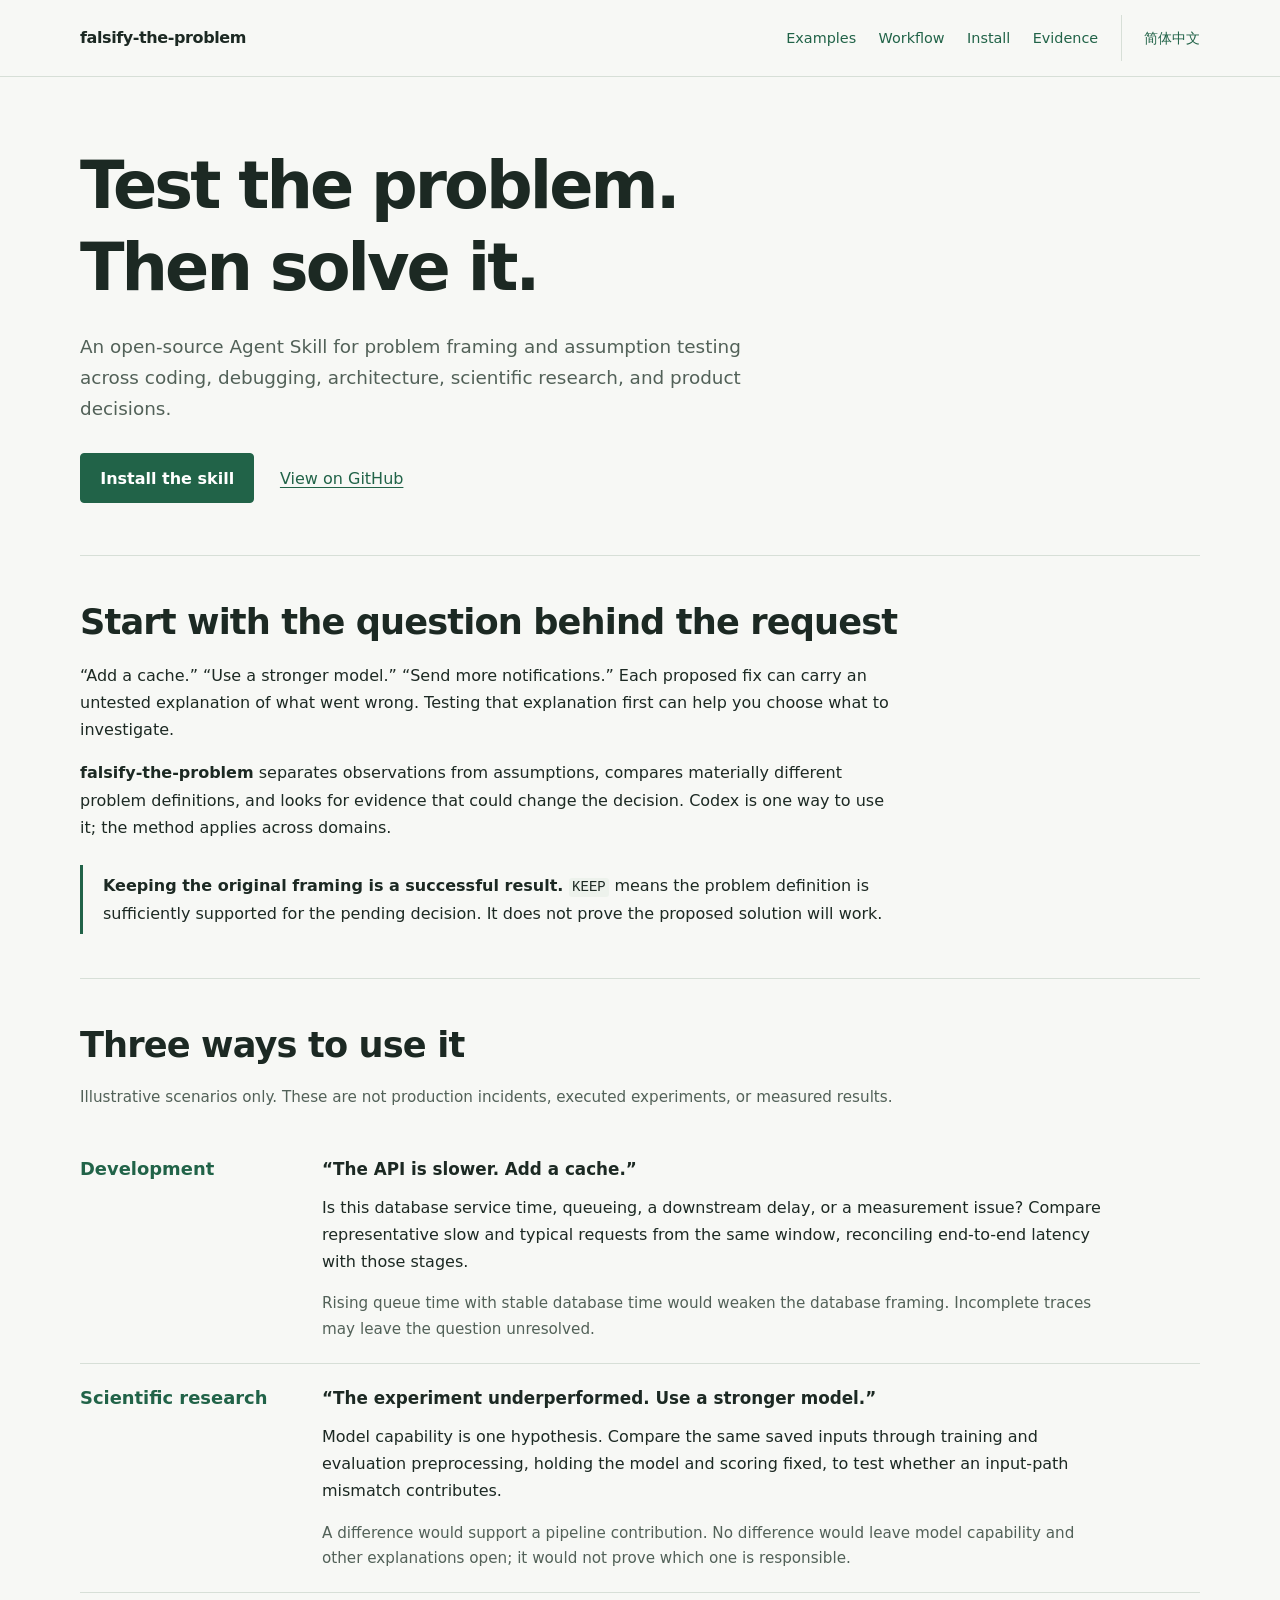
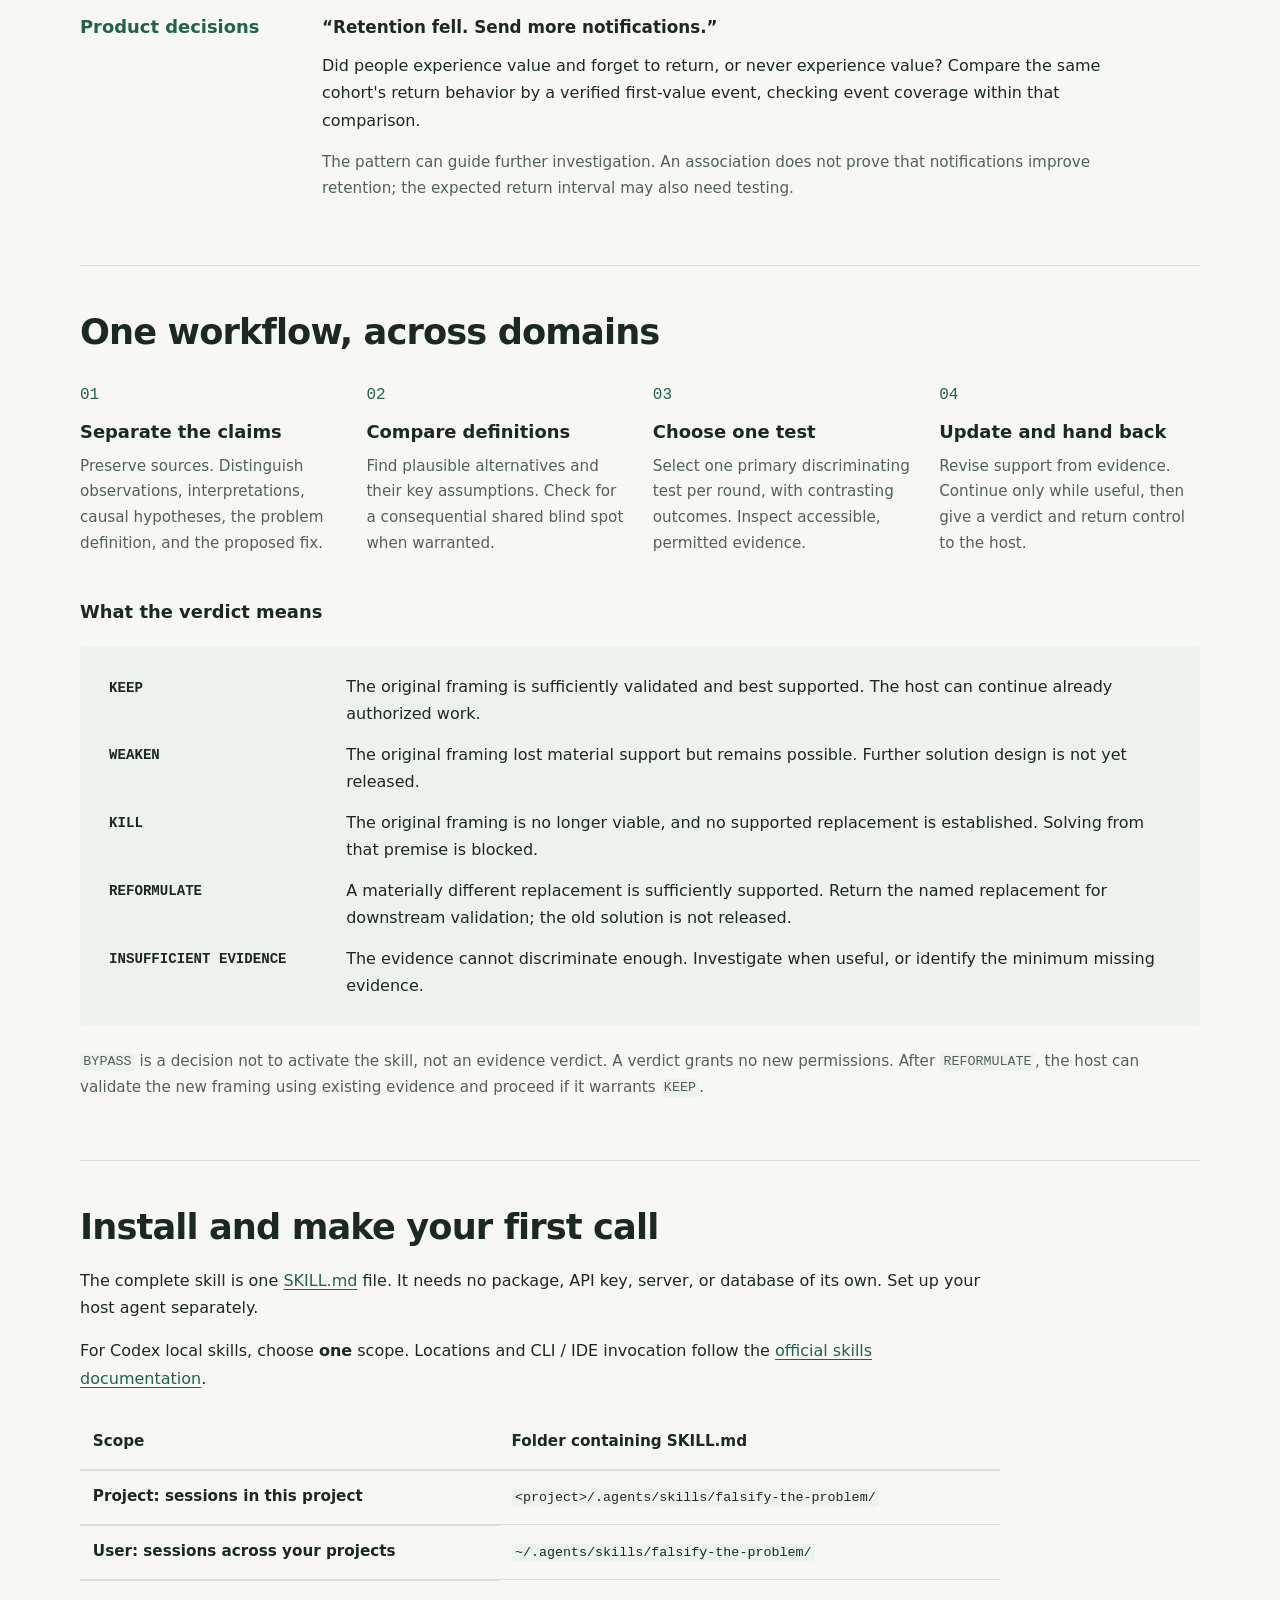
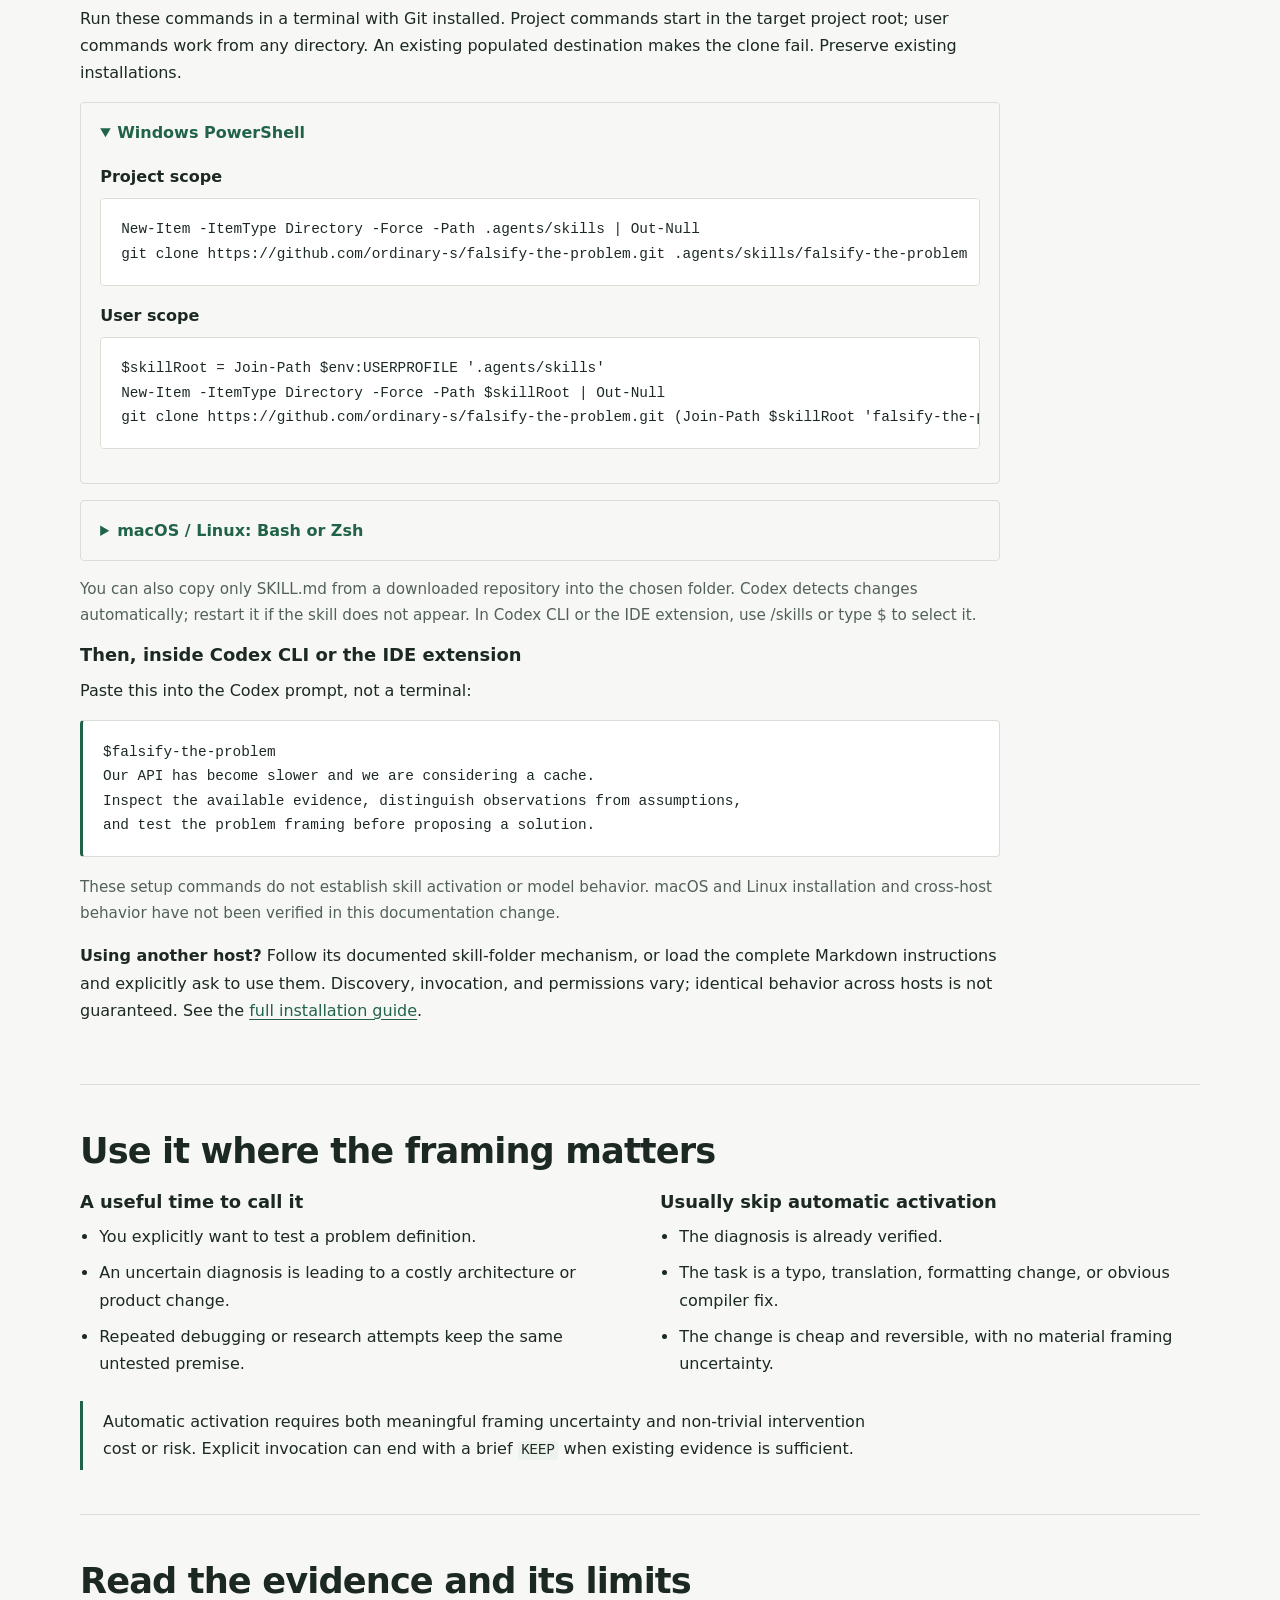
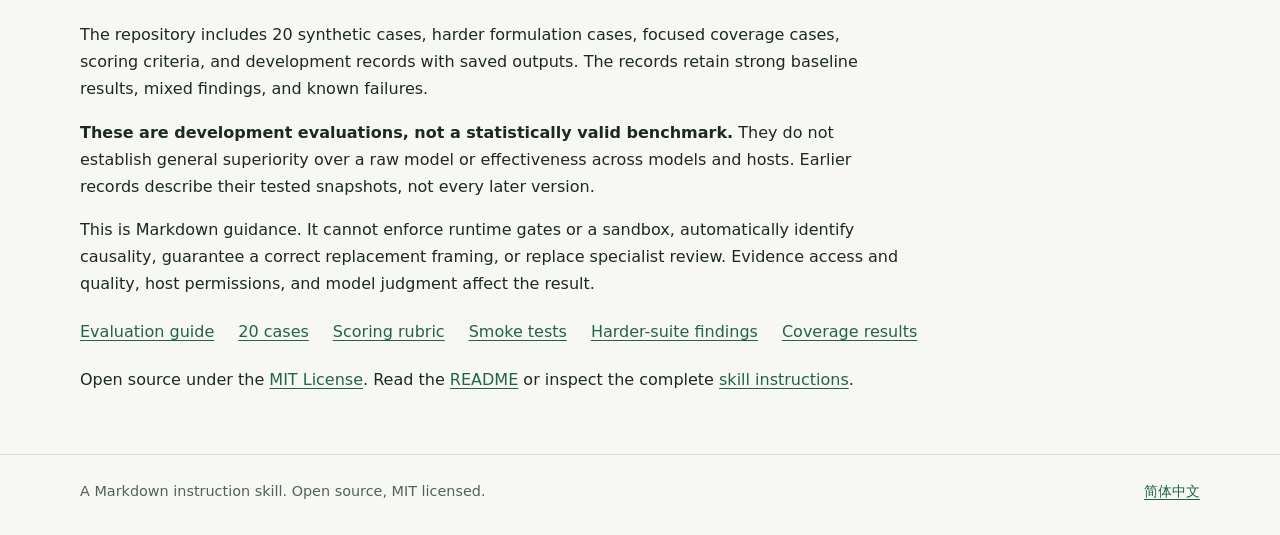
<file: docs/index.html>
<!doctype html>
<html lang="en">
<head>
  <meta charset="utf-8">
  <meta name="viewport" content="width=device-width, initial-scale=1">
  <title>falsify-the-problem | Problem Framing Agent Skill</title>
  <meta name="description" content="An open-source Agent Skill for problem framing and assumption testing in coding, debugging, architecture, scientific research, and product decisions.">
  <link rel="canonical" href="https://ordinary-s.github.io/falsify-the-problem/">
  <link rel="alternate" hreflang="en" href="https://ordinary-s.github.io/falsify-the-problem/">
  <link rel="alternate" hreflang="zh-CN" href="https://ordinary-s.github.io/falsify-the-problem/zh/">
  <meta property="og:title" content="falsify-the-problem | Problem Framing Agent Skill">
  <meta property="og:description" content="An open-source Agent Skill for problem framing and assumption testing in coding, debugging, architecture, scientific research, and product decisions.">
  <meta property="og:url" content="https://ordinary-s.github.io/falsify-the-problem/">
  <meta property="og:type" content="website">
  <link rel="stylesheet" href="assets/site.css">
</head>
<body>
  <a class="skip-link" href="#main">Skip to content</a>
  <header class="site-header">
    <div class="container header-inner">
      <a class="brand" href="./">falsify-the-problem</a>
      <nav class="site-nav" aria-label="Main navigation">
        <a href="#examples">Examples</a><a href="#workflow">Workflow</a><a href="#install">Install</a><a href="#evidence">Evidence</a>
        <a class="language" href="zh/" lang="zh-CN" hreflang="zh-CN">简体中文</a>
      </nav>
    </div>
  </header>
  <main id="main" class="container" tabindex="-1">
    <section class="hero" aria-labelledby="headline">
      <h1 id="headline"><span>Test the problem.</span><span>Then solve it.</span></h1>
      <p>An open-source Agent Skill for problem framing and assumption testing across coding, debugging, architecture, scientific research, and product decisions.</p>
      <div class="actions"><a class="button" href="#install">Install the skill</a><a href="https://github.com/ordinary-s/falsify-the-problem">View on GitHub</a></div>
    </section>
    <section class="section" id="why">
      <h2>Start with the question behind the request</h2>
      <div class="intro">
        <p>“Add a cache.” “Use a stronger model.” “Send more notifications.” Each proposed fix can carry an untested explanation of what went wrong. Testing that explanation first can help you choose what to investigate.</p>
        <p><strong>falsify-the-problem</strong> separates observations from assumptions, compares materially different problem definitions, and looks for evidence that could change the decision. Codex is one way to use it; the method applies across domains.</p>
      </div>
      <div class="callout"><p><strong>Keeping the original framing is a successful result.</strong> <code>KEEP</code> means the problem definition is sufficiently supported for the pending decision. It does not prove the proposed solution will work.</p></div>
    </section>
    <section class="section" id="examples">
      <h2>Three ways to use it</h2>
      <p class="note">Illustrative scenarios only. These are not production incidents, executed experiments, or measured results.</p>
      <div class="scenarios">
        <article class="scenario"><h3>Development</h3><div>
          <blockquote>“The API is slower. Add a cache.”</blockquote>
          <p>Is this database service time, queueing, a downstream delay, or a measurement issue? Compare representative slow and typical requests from the same window, reconciling end-to-end latency with those stages.</p>
          <p class="note">Rising queue time with stable database time would weaken the database framing. Incomplete traces may leave the question unresolved.</p>
        </div></article>
        <article class="scenario"><h3>Scientific research</h3><div>
          <blockquote>“The experiment underperformed. Use a stronger model.”</blockquote>
          <p>Model capability is one hypothesis. Compare the same saved inputs through training and evaluation preprocessing, holding the model and scoring fixed, to test whether an input-path mismatch contributes.</p>
          <p class="note">A difference would support a pipeline contribution. No difference would leave model capability and other explanations open; it would not prove which one is responsible.</p>
        </div></article>
        <article class="scenario"><h3>Product decisions</h3><div>
          <blockquote>“Retention fell. Send more notifications.”</blockquote>
          <p>Did people experience value and forget to return, or never experience value? Compare the same cohort's return behavior by a verified first-value event, checking event coverage within that comparison.</p>
          <p class="note">The pattern can guide further investigation. An association does not prove that notifications improve retention; the expected return interval may also need testing.</p>
        </div></article>
      </div>
    </section>
    <section class="section" id="workflow">
      <h2>One workflow, across domains</h2>
      <ol class="steps">
        <li><h3>Separate the claims</h3><p>Preserve sources. Distinguish observations, interpretations, causal hypotheses, the problem definition, and the proposed fix.</p></li>
        <li><h3>Compare definitions</h3><p>Find plausible alternatives and their key assumptions. Check for a consequential shared blind spot when warranted.</p></li>
        <li><h3>Choose one test</h3><p>Select one primary discriminating test per round, with contrasting outcomes. Inspect accessible, permitted evidence.</p></li>
        <li><h3>Update and hand back</h3><p>Revise support from evidence. Continue only while useful, then give a verdict and return control to the host.</p></li>
      </ol>
      <h3>What the verdict means</h3>
      <dl class="verdicts">
        <dt><code>KEEP</code></dt><dd>The original framing is sufficiently validated and best supported. The host can continue already authorized work.</dd>
        <dt><code>WEAKEN</code></dt><dd>The original framing lost material support but remains possible. Further solution design is not yet released.</dd>
        <dt><code>KILL</code></dt><dd>The original framing is no longer viable, and no supported replacement is established. Solving from that premise is blocked.</dd>
        <dt><code>REFORMULATE</code></dt><dd>A materially different replacement is sufficiently supported. Return the named replacement for downstream validation; the old solution is not released.</dd>
        <dt><code>INSUFFICIENT EVIDENCE</code></dt><dd>The evidence cannot discriminate enough. Investigate when useful, or identify the minimum missing evidence.</dd>
      </dl>
      <p class="note"><code>BYPASS</code> is a decision not to activate the skill, not an evidence verdict. A verdict grants no new permissions. After <code>REFORMULATE</code>, the host can validate the new framing using existing evidence and proceed if it warrants <code>KEEP</code>.</p>
    </section>
    <section class="section" id="install">
      <h2>Install and make your first call</h2>
      <div class="install-content">
        <p>The complete skill is one <a href="https://github.com/ordinary-s/falsify-the-problem/blob/master/SKILL.md">SKILL.md</a> file. It needs no package, API key, server, or database of its own. Set up your host agent separately.</p>
        <p>For Codex local skills, choose <strong>one</strong> scope. Locations and CLI / IDE invocation follow the <a href="https://learn.chatgpt.com/docs/build-skills">official skills documentation</a>.</p>
        <div class="table-wrap" tabindex="0" role="region" aria-label="Install and make your first call">
          <table>
            <thead><tr><th scope="col">Scope</th><th scope="col">Folder containing SKILL.md</th></tr></thead>
            <tbody>
              <tr><th scope="row">Project: sessions in this project</th><td><code>&lt;project&gt;/.agents/skills/falsify-the-problem/</code></td></tr>
              <tr><th scope="row">User: sessions across your projects</th><td><code>~/.agents/skills/falsify-the-problem/</code></td></tr>
            </tbody>
          </table>
        </div>
        <p>Run these commands in a terminal with Git installed. Project commands start in the target project root; user commands work from any directory. An existing populated destination makes the clone fail. Preserve existing installations.</p>
        <details open><summary>Windows PowerShell</summary>
<h4>Project scope</h4><pre tabindex="0" aria-label="Installation commands; scroll horizontally if needed"><code>New-Item -ItemType Directory -Force -Path .agents/skills | Out-Null
git clone https://github.com/ordinary-s/falsify-the-problem.git .agents/skills/falsify-the-problem</code></pre>
<h4>User scope</h4><pre tabindex="0" aria-label="Installation commands; scroll horizontally if needed"><code>$skillRoot = Join-Path $env:USERPROFILE &#x27;.agents/skills&#x27;
New-Item -ItemType Directory -Force -Path $skillRoot | Out-Null
git clone https://github.com/ordinary-s/falsify-the-problem.git (Join-Path $skillRoot &#x27;falsify-the-problem&#x27;)</code></pre>
</details>
<details><summary>macOS / Linux: Bash or Zsh</summary>
<h4>Project scope</h4><pre tabindex="0" aria-label="Installation commands; scroll horizontally if needed"><code>mkdir -p .agents/skills
git clone https://github.com/ordinary-s/falsify-the-problem.git .agents/skills/falsify-the-problem</code></pre>
<h4>User scope</h4><pre tabindex="0" aria-label="Installation commands; scroll horizontally if needed"><code>mkdir -p &quot;$HOME/.agents/skills&quot;
git clone https://github.com/ordinary-s/falsify-the-problem.git &quot;$HOME/.agents/skills/falsify-the-problem&quot;</code></pre>
</details>

        <p class="note">You can also copy only SKILL.md from a downloaded repository into the chosen folder. Codex detects changes automatically; restart it if the skill does not appear. In Codex CLI or the IDE extension, use /skills or type $ to select it.</p>
        <h3>Then, inside Codex CLI or the IDE extension</h3>
        <p>Paste this into the Codex prompt, not a terminal:</p>
        <pre class="prompt" tabindex="0" aria-label="First invocation in Codex"><code>$falsify-the-problem
Our API has become slower and we are considering a cache.
Inspect the available evidence, distinguish observations from assumptions,
and test the problem framing before proposing a solution.</code></pre>
        <p class="note">These setup commands do not establish skill activation or model behavior. macOS and Linux installation and cross-host behavior have not been verified in this documentation change.</p>
        <p><strong>Using another host?</strong> Follow its documented skill-folder mechanism, or load the complete Markdown instructions and explicitly ask to use them. Discovery, invocation, and permissions vary; identical behavior across hosts is not guaranteed. See the <a href="https://github.com/ordinary-s/falsify-the-problem/blob/master/README.md#installation">full installation guide</a>.</p>
      </div>
    </section>
    <section class="section" id="when">
      <h2>Use it where the framing matters</h2>
      <div class="fit"><div><h3>A useful time to call it</h3>
        <ul><li>You explicitly want to test a problem definition.</li><li>An uncertain diagnosis is leading to a costly architecture or product change.</li><li>Repeated debugging or research attempts keep the same untested premise.</li></ul>
      </div><div><h3>Usually skip automatic activation</h3>
        <ul><li>The diagnosis is already verified.</li><li>The task is a typo, translation, formatting change, or obvious compiler fix.</li><li>The change is cheap and reversible, with no material framing uncertainty.</li></ul>
      </div></div>
      <p class="callout">Automatic activation requires both meaningful framing uncertainty and non-trivial intervention cost or risk. Explicit invocation can end with a brief <code>KEEP</code> when existing evidence is sufficient.</p>
    </section>
    <section class="section" id="evidence">
      <h2>Read the evidence and its limits</h2>
      <div class="intro">
        <p>The repository includes 20 synthetic cases, harder formulation cases, focused coverage cases, scoring criteria, and development records with saved outputs. The records retain strong baseline results, mixed findings, and known failures.</p>
        <p><strong>These are development evaluations, not a statistically valid benchmark.</strong> They do not establish general superiority over a raw model or effectiveness across models and hosts. Earlier records describe their tested snapshots, not every later version.</p>
        <p>This is Markdown guidance. It cannot enforce runtime gates or a sandbox, automatically identify causality, guarantee a correct replacement framing, or replace specialist review. Evidence access and quality, host permissions, and model judgment affect the result.</p>
      </div>
      <ul class="resources">
        <li><a href="https://github.com/ordinary-s/falsify-the-problem/blob/master/evals/README.md">Evaluation guide</a></li>
        <li><a href="https://github.com/ordinary-s/falsify-the-problem/blob/master/evals/cases.md">20 cases</a></li>
        <li><a href="https://github.com/ordinary-s/falsify-the-problem/blob/master/evals/rubric.md">Scoring rubric</a></li>
        <li><a href="https://github.com/ordinary-s/falsify-the-problem/blob/master/evals/smoke-tests.md">Smoke tests</a></li>
        <li><a href="https://github.com/ordinary-s/falsify-the-problem/blob/master/evals/hard-suite.md">Harder-suite findings</a></li>
        <li><a href="https://github.com/ordinary-s/falsify-the-problem/blob/master/evals/coverage-eval.md">Coverage results</a></li>
      </ul>
      <p>Open source under the <a href="https://github.com/ordinary-s/falsify-the-problem/blob/master/LICENSE">MIT License</a>. Read the <a href="https://github.com/ordinary-s/falsify-the-problem/blob/master/README.md">README</a> or inspect the complete <a href="https://github.com/ordinary-s/falsify-the-problem/blob/master/SKILL.md">skill instructions</a>.</p>
    </section>
  </main>
  <footer class="site-footer">
    <div class="container footer-inner">
      <p>A Markdown instruction skill. Open source, MIT licensed.</p>
      <a href="zh/" lang="zh-CN" hreflang="zh-CN">简体中文</a>
    </div>
  </footer>
</body>
</html>
</file>
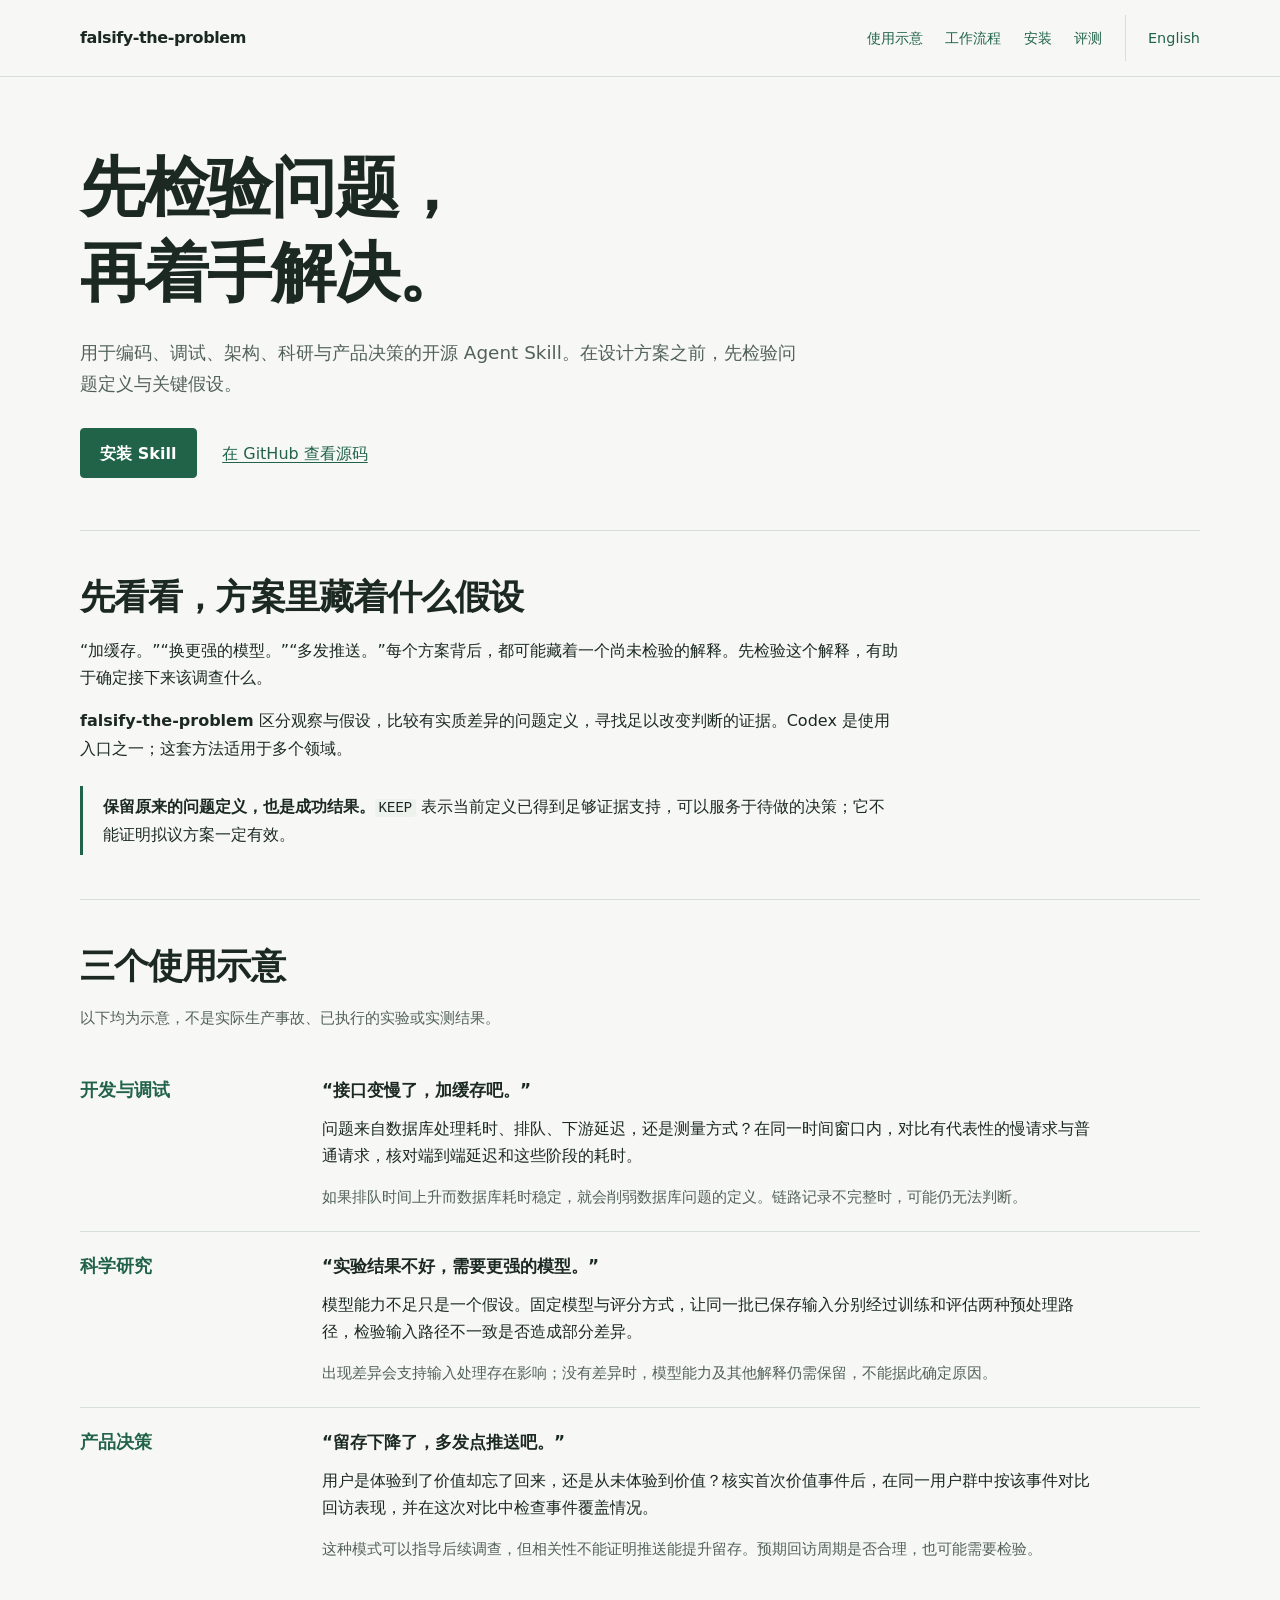
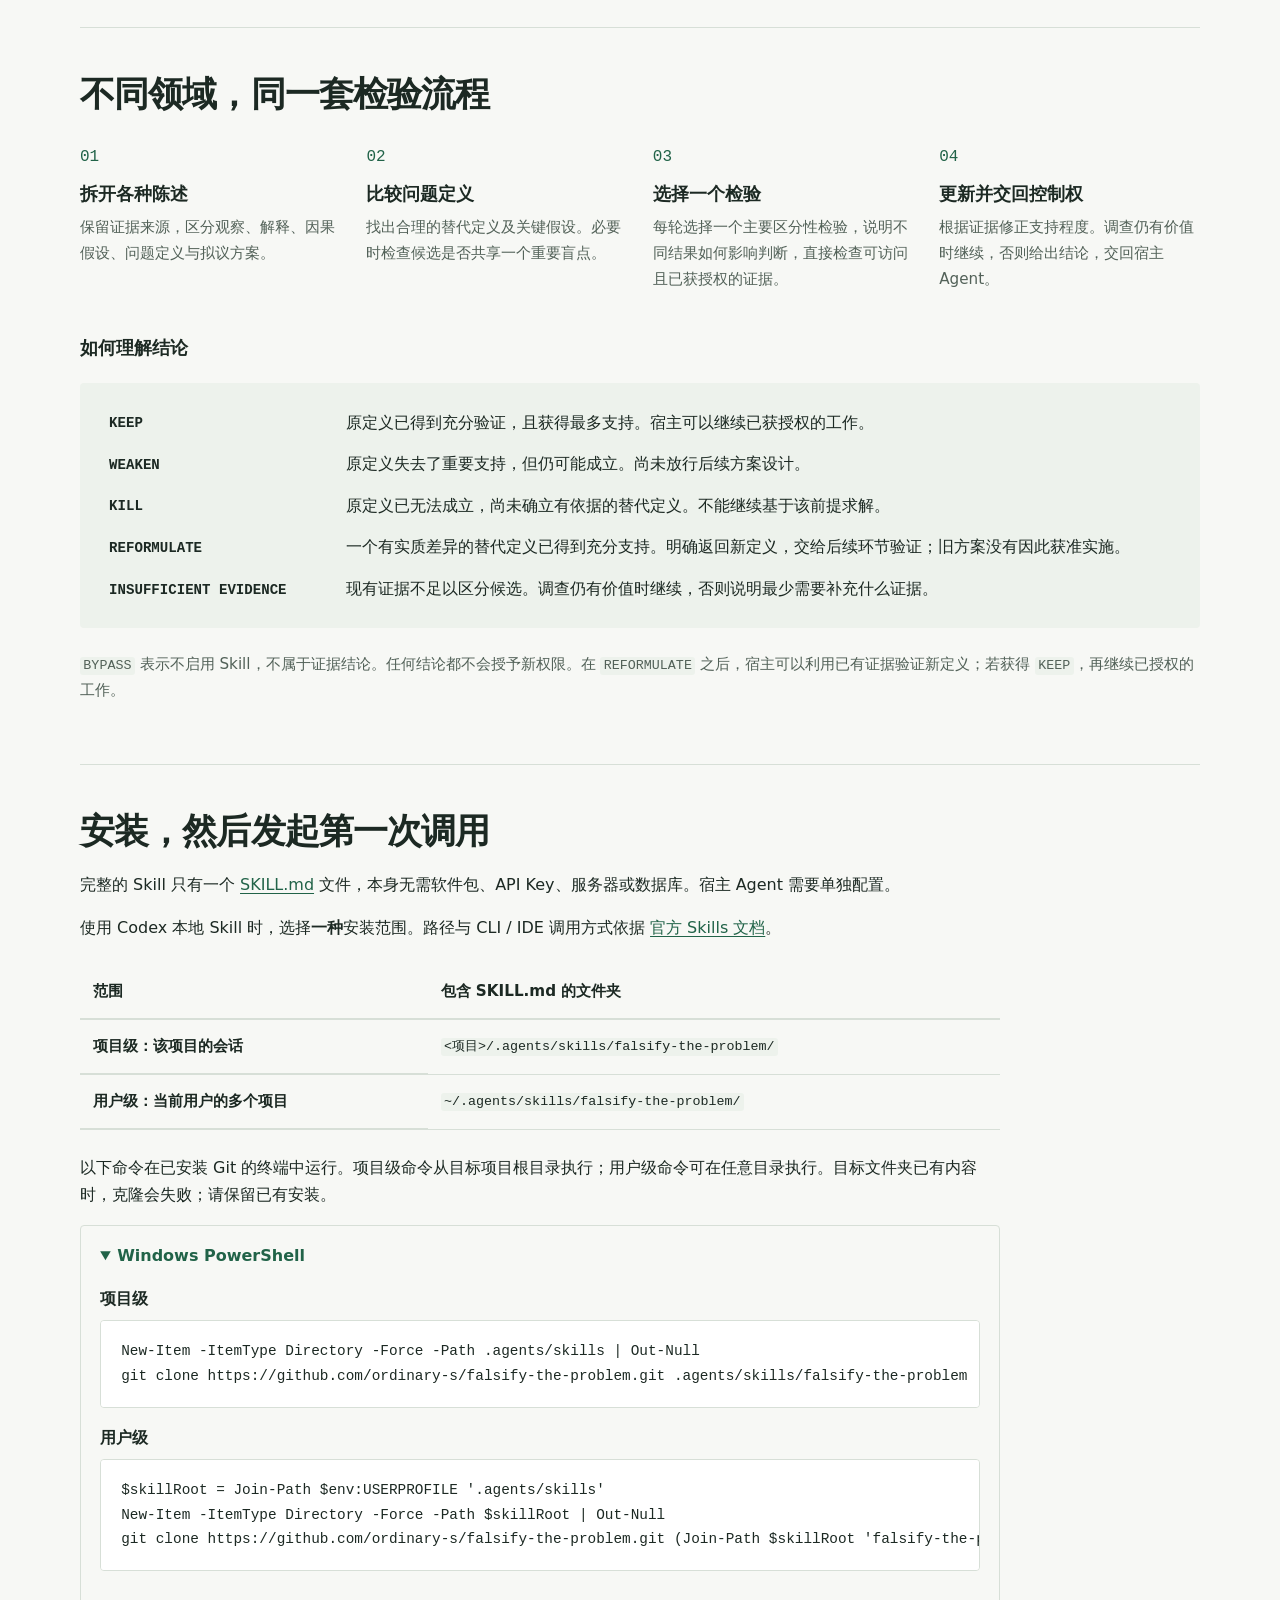
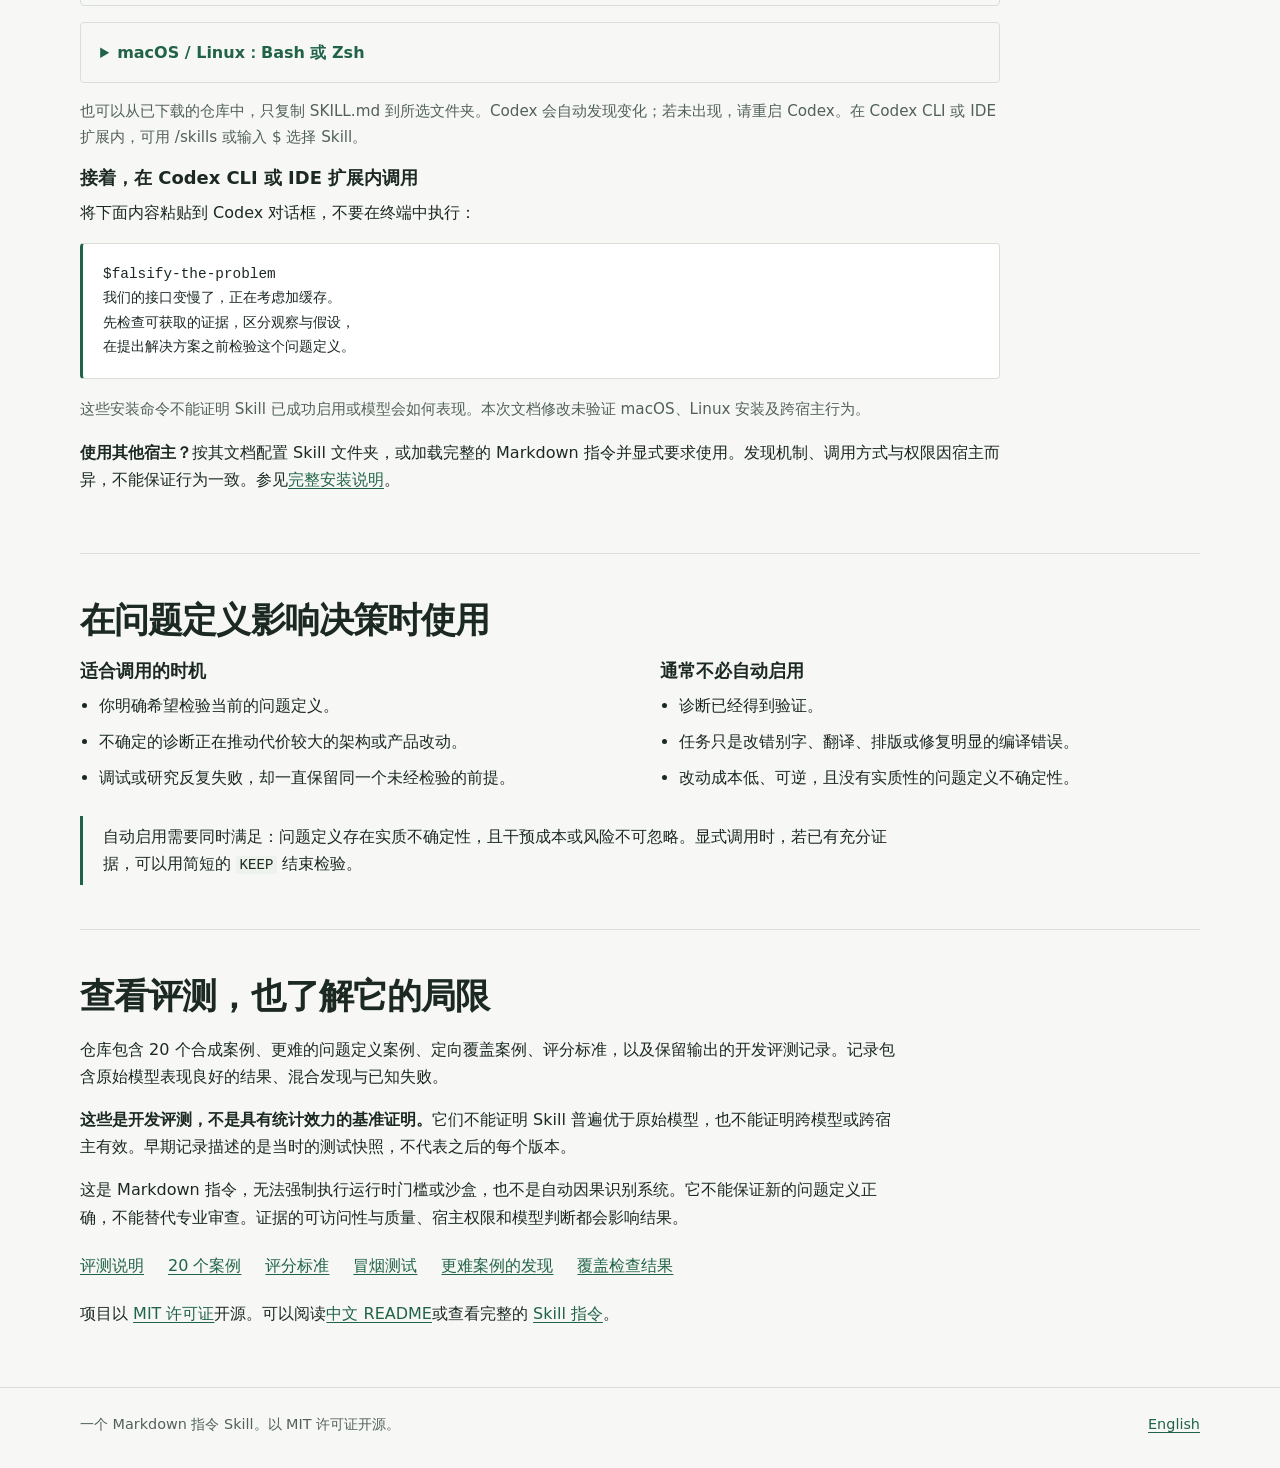
<file: docs/zh/index.html>
<!doctype html>
<html lang="zh-CN">
<head>
  <meta charset="utf-8">
  <meta name="viewport" content="width=device-width, initial-scale=1">
  <title>falsify-the-problem：问题定义检验 Agent Skill</title>
  <meta name="description" content="用于编码、调试、架构、科研与产品决策的开源 Agent Skill。区分观察与假设，比较问题定义，用证据更新判断，并提供安装与首次调用说明。">
  <link rel="canonical" href="https://ordinary-s.github.io/falsify-the-problem/zh/">
  <link rel="alternate" hreflang="en" href="https://ordinary-s.github.io/falsify-the-problem/">
  <link rel="alternate" hreflang="zh-CN" href="https://ordinary-s.github.io/falsify-the-problem/zh/">
  <meta property="og:title" content="falsify-the-problem：问题定义检验 Agent Skill">
  <meta property="og:description" content="用于编码、调试、架构、科研与产品决策的开源 Agent Skill。区分观察与假设，比较问题定义，用证据更新判断，并提供安装与首次调用说明。">
  <meta property="og:url" content="https://ordinary-s.github.io/falsify-the-problem/zh/">
  <meta property="og:type" content="website">
  <link rel="stylesheet" href="../assets/site.css">
</head>
<body>
  <a class="skip-link" href="#main">跳转到正文</a>
  <header class="site-header">
    <div class="container header-inner">
      <a class="brand" href="./">falsify-the-problem</a>
      <nav class="site-nav" aria-label="主导航">
        <a href="#examples">使用示意</a><a href="#workflow">工作流程</a><a href="#install">安装</a><a href="#evidence">评测</a>
        <a class="language" href="../" lang="en" hreflang="en">English</a>
      </nav>
    </div>
  </header>
  <main id="main" class="container" tabindex="-1">
    <section class="hero" aria-labelledby="headline">
      <h1 id="headline"><span>先检验问题，</span><span>再着手解决。</span></h1>
      <p>用于编码、调试、架构、科研与产品决策的开源 Agent Skill。在设计方案之前，先检验问题定义与关键假设。</p>
      <div class="actions"><a class="button" href="#install">安装 Skill</a><a href="https://github.com/ordinary-s/falsify-the-problem">在 GitHub 查看源码</a></div>
    </section>
    <section class="section" id="why">
      <h2>先看看，方案里藏着什么假设</h2>
      <div class="intro">
        <p>“加缓存。”“换更强的模型。”“多发推送。”每个方案背后，都可能藏着一个尚未检验的解释。先检验这个解释，有助于确定接下来该调查什么。</p>
        <p><strong>falsify-the-problem</strong> 区分观察与假设，比较有实质差异的问题定义，寻找足以改变判断的证据。Codex 是使用入口之一；这套方法适用于多个领域。</p>
      </div>
      <div class="callout"><p><strong>保留原来的问题定义，也是成功结果。</strong><code>KEEP</code> 表示当前定义已得到足够证据支持，可以服务于待做的决策；它不能证明拟议方案一定有效。</p></div>
    </section>
    <section class="section" id="examples">
      <h2>三个使用示意</h2>
      <p class="note">以下均为示意，不是实际生产事故、已执行的实验或实测结果。</p>
      <div class="scenarios">
        <article class="scenario"><h3>开发与调试</h3><div>
          <blockquote>“接口变慢了，加缓存吧。”</blockquote>
          <p>问题来自数据库处理耗时、排队、下游延迟，还是测量方式？在同一时间窗口内，对比有代表性的慢请求与普通请求，核对端到端延迟和这些阶段的耗时。</p>
          <p class="note">如果排队时间上升而数据库耗时稳定，就会削弱数据库问题的定义。链路记录不完整时，可能仍无法判断。</p>
        </div></article>
        <article class="scenario"><h3>科学研究</h3><div>
          <blockquote>“实验结果不好，需要更强的模型。”</blockquote>
          <p>模型能力不足只是一个假设。固定模型与评分方式，让同一批已保存输入分别经过训练和评估两种预处理路径，检验输入路径不一致是否造成部分差异。</p>
          <p class="note">出现差异会支持输入处理存在影响；没有差异时，模型能力及其他解释仍需保留，不能据此确定原因。</p>
        </div></article>
        <article class="scenario"><h3>产品决策</h3><div>
          <blockquote>“留存下降了，多发点推送吧。”</blockquote>
          <p>用户是体验到了价值却忘了回来，还是从未体验到价值？核实首次价值事件后，在同一用户群中按该事件对比回访表现，并在这次对比中检查事件覆盖情况。</p>
          <p class="note">这种模式可以指导后续调查，但相关性不能证明推送能提升留存。预期回访周期是否合理，也可能需要检验。</p>
        </div></article>
      </div>
    </section>
    <section class="section" id="workflow">
      <h2>不同领域，同一套检验流程</h2>
      <ol class="steps">
        <li><h3>拆开各种陈述</h3><p>保留证据来源，区分观察、解释、因果假设、问题定义与拟议方案。</p></li>
        <li><h3>比较问题定义</h3><p>找出合理的替代定义及关键假设。必要时检查候选是否共享一个重要盲点。</p></li>
        <li><h3>选择一个检验</h3><p>每轮选择一个主要区分性检验，说明不同结果如何影响判断，直接检查可访问且已获授权的证据。</p></li>
        <li><h3>更新并交回控制权</h3><p>根据证据修正支持程度。调查仍有价值时继续，否则给出结论，交回宿主 Agent。</p></li>
      </ol>
      <h3>如何理解结论</h3>
      <dl class="verdicts">
        <dt><code>KEEP</code></dt><dd>原定义已得到充分验证，且获得最多支持。宿主可以继续已获授权的工作。</dd>
        <dt><code>WEAKEN</code></dt><dd>原定义失去了重要支持，但仍可能成立。尚未放行后续方案设计。</dd>
        <dt><code>KILL</code></dt><dd>原定义已无法成立，尚未确立有依据的替代定义。不能继续基于该前提求解。</dd>
        <dt><code>REFORMULATE</code></dt><dd>一个有实质差异的替代定义已得到充分支持。明确返回新定义，交给后续环节验证；旧方案没有因此获准实施。</dd>
        <dt><code>INSUFFICIENT EVIDENCE</code></dt><dd>现有证据不足以区分候选。调查仍有价值时继续，否则说明最少需要补充什么证据。</dd>
      </dl>
      <p class="note"><code>BYPASS</code> 表示不启用 Skill，不属于证据结论。任何结论都不会授予新权限。在 <code>REFORMULATE</code> 之后，宿主可以利用已有证据验证新定义；若获得 <code>KEEP</code>，再继续已授权的工作。</p>
    </section>
    <section class="section" id="install">
      <h2>安装，然后发起第一次调用</h2>
      <div class="install-content">
        <p>完整的 Skill 只有一个 <a href="https://github.com/ordinary-s/falsify-the-problem/blob/master/SKILL.md">SKILL.md</a> 文件，本身无需软件包、API Key、服务器或数据库。宿主 Agent 需要单独配置。</p>
        <p>使用 Codex 本地 Skill 时，选择<strong>一种</strong>安装范围。路径与 CLI / IDE 调用方式依据 <a href="https://learn.chatgpt.com/docs/build-skills">官方 Skills 文档</a>。</p>
        <div class="table-wrap" tabindex="0" role="region" aria-label="安装，然后发起第一次调用">
          <table>
            <thead><tr><th scope="col">范围</th><th scope="col">包含 SKILL.md 的文件夹</th></tr></thead>
            <tbody>
              <tr><th scope="row">项目级：该项目的会话</th><td><code>&lt;项目&gt;/.agents/skills/falsify-the-problem/</code></td></tr>
              <tr><th scope="row">用户级：当前用户的多个项目</th><td><code>~/.agents/skills/falsify-the-problem/</code></td></tr>
            </tbody>
          </table>
        </div>
        <p>以下命令在已安装 Git 的终端中运行。项目级命令从目标项目根目录执行；用户级命令可在任意目录执行。目标文件夹已有内容时，克隆会失败；请保留已有安装。</p>
        <details open><summary>Windows PowerShell</summary>
<h4>项目级</h4><pre tabindex="0" aria-label="安装命令；必要时可横向滚动"><code>New-Item -ItemType Directory -Force -Path .agents/skills | Out-Null
git clone https://github.com/ordinary-s/falsify-the-problem.git .agents/skills/falsify-the-problem</code></pre>
<h4>用户级</h4><pre tabindex="0" aria-label="安装命令；必要时可横向滚动"><code>$skillRoot = Join-Path $env:USERPROFILE &#x27;.agents/skills&#x27;
New-Item -ItemType Directory -Force -Path $skillRoot | Out-Null
git clone https://github.com/ordinary-s/falsify-the-problem.git (Join-Path $skillRoot &#x27;falsify-the-problem&#x27;)</code></pre>
</details>
<details><summary>macOS / Linux：Bash 或 Zsh</summary>
<h4>项目级</h4><pre tabindex="0" aria-label="安装命令；必要时可横向滚动"><code>mkdir -p .agents/skills
git clone https://github.com/ordinary-s/falsify-the-problem.git .agents/skills/falsify-the-problem</code></pre>
<h4>用户级</h4><pre tabindex="0" aria-label="安装命令；必要时可横向滚动"><code>mkdir -p &quot;$HOME/.agents/skills&quot;
git clone https://github.com/ordinary-s/falsify-the-problem.git &quot;$HOME/.agents/skills/falsify-the-problem&quot;</code></pre>
</details>

        <p class="note">也可以从已下载的仓库中，只复制 SKILL.md 到所选文件夹。Codex 会自动发现变化；若未出现，请重启 Codex。在 Codex CLI 或 IDE 扩展内，可用 /skills 或输入 $ 选择 Skill。</p>
        <h3>接着，在 Codex CLI 或 IDE 扩展内调用</h3>
        <p>将下面内容粘贴到 Codex 对话框，不要在终端中执行：</p>
        <pre class="prompt" tabindex="0" aria-label="在 Codex 内首次调用"><code>$falsify-the-problem
我们的接口变慢了，正在考虑加缓存。
先检查可获取的证据，区分观察与假设，
在提出解决方案之前检验这个问题定义。</code></pre>
        <p class="note">这些安装命令不能证明 Skill 已成功启用或模型会如何表现。本次文档修改未验证 macOS、Linux 安装及跨宿主行为。</p>
        <p><strong>使用其他宿主？</strong>按其文档配置 Skill 文件夹，或加载完整的 Markdown 指令并显式要求使用。发现机制、调用方式与权限因宿主而异，不能保证行为一致。参见<a href="https://github.com/ordinary-s/falsify-the-problem/blob/master/README.zh-CN.md#安装">完整安装说明</a>。</p>
      </div>
    </section>
    <section class="section" id="when">
      <h2>在问题定义影响决策时使用</h2>
      <div class="fit"><div><h3>适合调用的时机</h3>
        <ul><li>你明确希望检验当前的问题定义。</li><li>不确定的诊断正在推动代价较大的架构或产品改动。</li><li>调试或研究反复失败，却一直保留同一个未经检验的前提。</li></ul>
      </div><div><h3>通常不必自动启用</h3>
        <ul><li>诊断已经得到验证。</li><li>任务只是改错别字、翻译、排版或修复明显的编译错误。</li><li>改动成本低、可逆，且没有实质性的问题定义不确定性。</li></ul>
      </div></div>
      <p class="callout">自动启用需要同时满足：问题定义存在实质不确定性，且干预成本或风险不可忽略。显式调用时，若已有充分证据，可以用简短的 <code>KEEP</code> 结束检验。</p>
    </section>
    <section class="section" id="evidence">
      <h2>查看评测，也了解它的局限</h2>
      <div class="intro">
        <p>仓库包含 20 个合成案例、更难的问题定义案例、定向覆盖案例、评分标准，以及保留输出的开发评测记录。记录包含原始模型表现良好的结果、混合发现与已知失败。</p>
        <p><strong>这些是开发评测，不是具有统计效力的基准证明。</strong>它们不能证明 Skill 普遍优于原始模型，也不能证明跨模型或跨宿主有效。早期记录描述的是当时的测试快照，不代表之后的每个版本。</p>
        <p>这是 Markdown 指令，无法强制执行运行时门槛或沙盒，也不是自动因果识别系统。它不能保证新的问题定义正确，不能替代专业审查。证据的可访问性与质量、宿主权限和模型判断都会影响结果。</p>
      </div>
      <ul class="resources">
        <li><a href="https://github.com/ordinary-s/falsify-the-problem/blob/master/evals/README.md">评测说明</a></li>
        <li><a href="https://github.com/ordinary-s/falsify-the-problem/blob/master/evals/cases.md">20 个案例</a></li>
        <li><a href="https://github.com/ordinary-s/falsify-the-problem/blob/master/evals/rubric.md">评分标准</a></li>
        <li><a href="https://github.com/ordinary-s/falsify-the-problem/blob/master/evals/smoke-tests.md">冒烟测试</a></li>
        <li><a href="https://github.com/ordinary-s/falsify-the-problem/blob/master/evals/hard-suite.md">更难案例的发现</a></li>
        <li><a href="https://github.com/ordinary-s/falsify-the-problem/blob/master/evals/coverage-eval.md">覆盖检查结果</a></li>
      </ul>
      <p>项目以 <a href="https://github.com/ordinary-s/falsify-the-problem/blob/master/LICENSE">MIT 许可证</a>开源。可以阅读<a href="https://github.com/ordinary-s/falsify-the-problem/blob/master/README.zh-CN.md">中文 README</a>或查看完整的 <a href="https://github.com/ordinary-s/falsify-the-problem/blob/master/SKILL.md">Skill 指令</a>。</p>
    </section>
  </main>
  <footer class="site-footer">
    <div class="container footer-inner">
      <p>一个 Markdown 指令 Skill。以 MIT 许可证开源。</p>
      <a href="../" lang="en" hreflang="en">English</a>
    </div>
  </footer>
</body>
</html>
</file>
<file: docs/assets/site.css>
:root {
  color-scheme: light;
  --paper: #f7f8f5;
  --surface: #fff;
  --ink: #1c2923;
  --muted: #526158;
  --accent: #216348;
  --line: #d7dfd7;
  --wash: #edf2ec;
  font-family: system-ui, -apple-system, BlinkMacSystemFont, "Segoe UI", "Microsoft YaHei", sans-serif;
  color: var(--ink);
  background: var(--paper);
  line-height: 1.7;
}

* { box-sizing: border-box; }
body { margin: 0; }
a { color: var(--accent); text-underline-offset: .2em; }
a:hover { text-decoration-thickness: 2px; }
a:focus-visible, summary:focus-visible, pre:focus-visible, .table-wrap:focus-visible {
  outline: 3px solid var(--accent);
  outline-offset: 5px;
}
p, li, dd { overflow-wrap: anywhere; }
p { margin: 0 0 1rem; }
h1, h2, h3, h4 { line-height: 1.25; text-wrap: balance; }
h1, h2, h3, h4, ul, ol, dl { margin-top: 0; }
h1 { font-size: clamp(2.4rem, 5.1vw, 4.3rem); letter-spacing: -.045em; margin-bottom: 1.4rem; }
h1 span { display: block; }
h2 { font-size: clamp(1.65rem, 3vw, 2.2rem); letter-spacing: -.025em; margin-bottom: 1.1rem; }
h3 { font-size: 1.12rem; margin-bottom: .65rem; }
h4 { font-size: 1rem; margin: 1.25rem 0 .5rem; }
li + li { margin-top: .55rem; }
code, pre { font-family: ui-monospace, SFMono-Regular, Consolas, "Liberation Mono", monospace; }
code { font-size: .88em; }
:not(pre) > code { overflow-wrap: anywhere; background: var(--wash); padding: .1em .25em; border-radius: 3px; }
pre {
  max-width: 100%;
  min-width: 0;
  overflow-x: auto;
  padding: 1.15rem 1.25rem;
  margin: .7rem 0 1.1rem;
  border: 1px solid var(--line);
  border-radius: 4px;
  background: var(--surface);
  line-height: 1.7;
  font-size: .9rem;
  tab-size: 2;
}
pre code { font-size: inherit; white-space: pre; }
.container { width: min(1120px, calc(100% - 64px)); margin-inline: auto; }
.skip-link { position: absolute; left: 1rem; top: -8rem; z-index: 2; padding: .6rem 1rem; background: var(--surface); }
.skip-link:focus { top: 1rem; }
.site-header { border-bottom: 1px solid var(--line); }
.header-inner { display: flex; align-items: center; justify-content: space-between; gap: 1.5rem; min-height: 76px; }
.brand { color: var(--ink); text-decoration: none; font-weight: 700; letter-spacing: -.025em; white-space: nowrap; }
.site-nav { display: flex; align-items: center; flex-wrap: wrap; gap: .25rem 1.4rem; font-size: .9rem; }
.site-nav a { display: inline-block; padding-block: .65rem; text-decoration: none; }
.site-nav a:hover { text-decoration: underline; }
.language { border-left: 1px solid var(--line); padding-left: 1.4rem; }
.hero { padding: 68px 0 52px; }
.hero p { max-width: 720px; font-size: 1.15rem; color: var(--muted); }
.actions { display: flex; align-items: center; flex-wrap: wrap; gap: 1rem 1.6rem; margin-top: 1.8rem; }
.button { display: inline-flex; align-items: center; justify-content: center; min-height: 46px; padding: .65rem 1.2rem; border: 1px solid var(--accent); border-radius: 4px; background: var(--accent); color: #fff; text-decoration: none; font-weight: 600; white-space: nowrap; }
.button:hover { text-decoration: underline; }
.section { padding: 44px 0; border-top: 1px solid var(--line); scroll-margin-top: 1.5rem; }
.intro { max-width: 820px; }
.note { color: var(--muted); font-size: .95rem; }
.callout { margin: 1.5rem 0 0; border-left: 3px solid var(--accent); padding: .45rem 0 .45rem 1.25rem; max-width: 820px; }
.callout p:last-child { margin-bottom: 0; }
.scenarios { margin-top: 1.5rem; }
.scenario { display: grid; grid-template-columns: 210px minmax(0, 1fr); column-gap: 2rem; padding-block: 1.25rem; }
.scenario + .scenario { border-top: 1px solid var(--line); }
.scenario h3 { color: var(--accent); padding-top: .2rem; }
.scenario p { max-width: 780px; }
.scenario p:last-child { margin-bottom: 0; }
.scenario blockquote { margin: 0 0 .65rem; font-weight: 650; font-size: 1.05rem; }
.steps { display: grid; grid-template-columns: repeat(4, minmax(0, 1fr)); gap: 1.6rem; list-style: none; padding: 0; counter-reset: steps; margin: 1.75rem 0; }
.steps li { margin: 0; counter-increment: steps; }
.steps li::before { content: counter(steps, decimal-leading-zero); display: block; color: var(--accent); font-family: ui-monospace, Consolas, monospace; margin-bottom: .7rem; }
.steps p { color: var(--muted); font-size: .95rem; }
.verdicts { display: grid; grid-template-columns: 215px minmax(0, 1fr); gap: .85rem 1.6rem; padding: 1.6rem; margin: 1.5rem 0; background: var(--wash); border-radius: 4px; }
.verdicts dt { font-weight: 700; }
.verdicts dd { margin: 0; }
.install-content { max-width: 920px; min-width: 0; }
.table-wrap { max-width: 100%; overflow-x: auto; margin: 1.5rem 0; }
table { width: 100%; border-collapse: collapse; text-align: left; font-size: .95rem; }
th, td { padding: .85rem .8rem; vertical-align: top; }
th { border-bottom: 2px solid var(--line); }
td { border-bottom: 1px solid var(--line); }
details { margin: 1rem 0; padding: 1rem 1.2rem; border: 1px solid var(--line); border-radius: 4px; }
summary { cursor: pointer; color: var(--accent); font-weight: 650; }
details[open] summary { margin-bottom: 1rem; }
.prompt { border-left: 3px solid var(--accent); }
.fit { display: grid; grid-template-columns: repeat(2, minmax(0, 1fr)); gap: 2.5rem; }
.fit ul { padding-left: 1.2rem; margin-bottom: 0; }
.resources { display: flex; flex-wrap: wrap; gap: .6rem 1.5rem; padding: 0; list-style: none; margin: 1.3rem 0; }
.resources li { margin: 0; }
.site-footer { border-top: 1px solid var(--line); padding: 1.5rem 0 2rem; color: var(--muted); font-size: .9rem; }
.footer-inner { display: flex; justify-content: space-between; align-items: center; gap: 1rem; flex-wrap: wrap; }
.site-footer p { margin: 0; }
html[lang="zh-CN"] h1 { letter-spacing: -.02em; line-height: 1.3; }

@media (max-width: 1023px) {
  .header-inner { gap: .75rem; }
  .site-nav { gap: .25rem 1rem; }
  .language { padding-left: 1rem; }
  .steps { grid-template-columns: repeat(2, minmax(0, 1fr)); }
}

@media (max-width: 767px) {
  .container { width: calc(100% - 40px); }
  .header-inner { align-items: flex-start; flex-direction: column; padding-block: 1rem .4rem; gap: .25rem; }
  .site-nav { gap: .2rem 1.1rem; font-size: .85rem; }
  .site-nav a { min-height: 44px; }
  .language { border: 0; padding-left: 0; }
  .hero { padding: 38px 0; }
  .hero p { font-size: 1.02rem; }
  .section { padding-block: 32px; }
  .scenario { grid-template-columns: minmax(0, 1fr); gap: .4rem; }
  .scenario h3 { margin-bottom: .25rem; }
  .verdicts { grid-template-columns: minmax(0, 1fr); padding: 1.1rem; gap: .3rem; }
  .verdicts dd + dt { margin-top: .8rem; }
  .fit { grid-template-columns: minmax(0, 1fr); gap: 1.5rem; }
  details { padding: .9rem; }
  pre { padding: 1rem; font-size: .82rem; }
  th, td { padding-inline: .5rem; }
}

@media (max-width: 380px) {
  h1 { font-size: 2.08rem; }
  .steps { grid-template-columns: minmax(0, 1fr); gap: 1rem; }
  .site-nav { column-gap: .8rem; }
}
</file>
